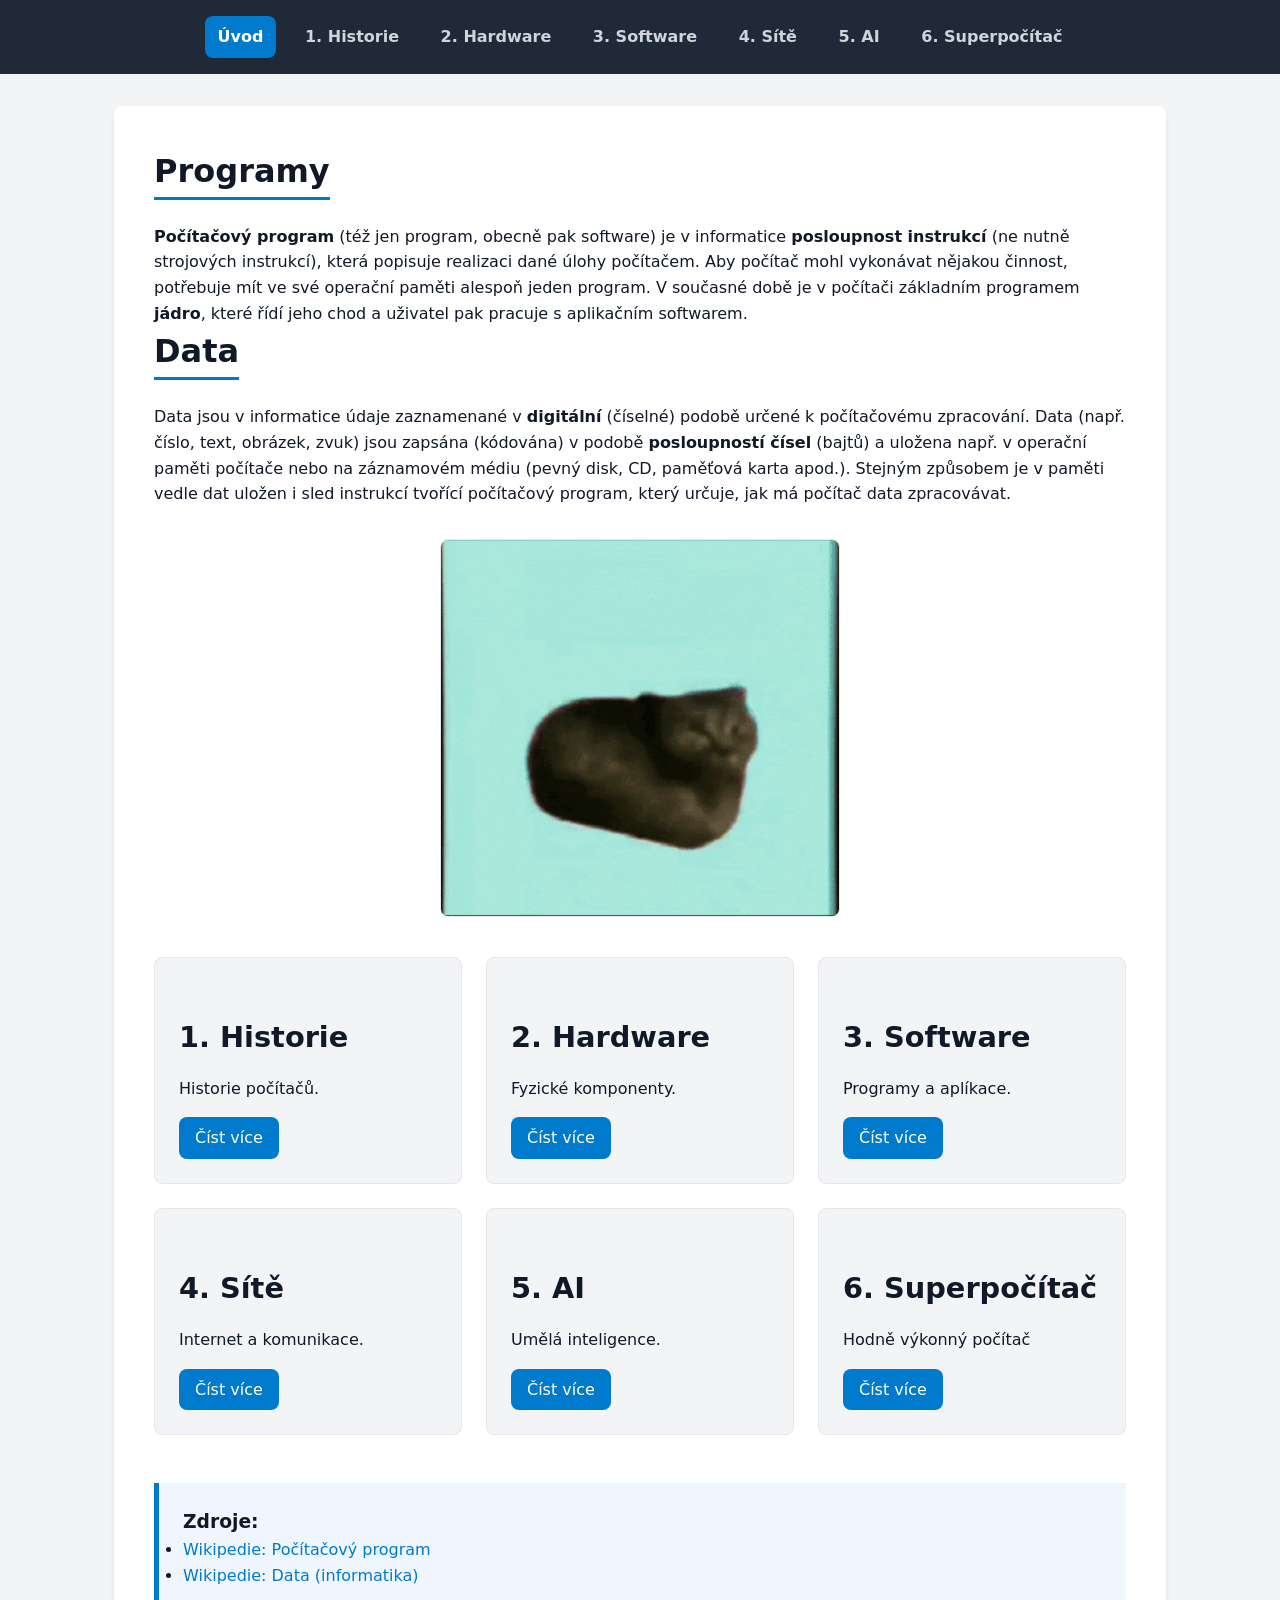
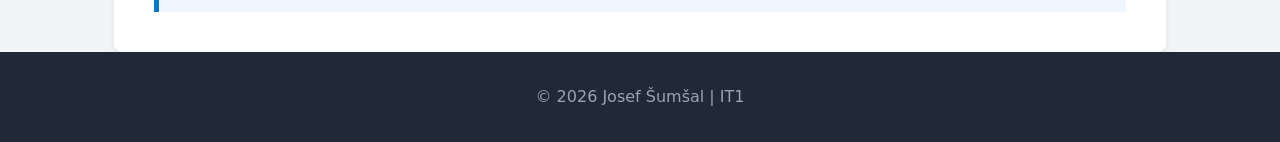
<file: index.html>
<!DOCTYPE html>
<html lang="cs">

<head>
    <meta charset="UTF-8">
    <meta name="viewport" content="width=device-width, initial-scale=1.0">
    <title>Úvod</title>
    <link rel="stylesheet" href="css/style.css">
</head>

<body>

    <header>
        <div class="container">
            <nav>
                <div class="hamburger" onclick="toggleMenu()">&#9776; Menu</div>
                <ul id="nav-menu">
                    <li><a href="index.html" class="active">Úvod</a></li>
                    <li><a href="historie.html">1. Historie</a></li>
                    <li><a href="hardware.html">2. Hardware</a></li>
                    <li><a href="software.html">3. Software</a></li>
                    <li><a href="site.html">4. Sítě</a></li>
                    <li><a href="ai.html">5. AI</a></li>
                    <li><a href="super.html">6. Superpočítač</a></li>
                </ul>
            </nav>
        </div>
    </header>

    <main class="container">
        <article>
            <h1>Programy</h1>
            <p><strong>Počítačový program</strong> (též jen program, obecně pak software) je v informatice
                <strong>posloupnost instrukcí</strong> (ne nutně strojových instrukcí), která popisuje realizaci dané
                úlohy počítačem. Aby počítač mohl vykonávat nějakou činnost, potřebuje mít ve své operační paměti
                alespoň jeden program. V současné době je v počítači základním programem <strong>jádro</strong>, které
                řídí jeho chod a uživatel pak pracuje s aplikačním softwarem.</p>

            <h1>Data</h1>
            <p>Data jsou v informatice údaje zaznamenané v <strong>digitální</strong> (číselné) podobě určené k
                počítačovému zpracování. Data (např. číslo, text, obrázek, zvuk) jsou zapsána (kódována) v podobě
                <strong>posloupností čísel</strong> (bajtů) a uložena např. v operační paměti počítače nebo na
                záznamovém médiu (pevný disk, CD, paměťová karta apod.). Stejným způsobem je v paměti vedle dat uložen i
                sled instrukcí tvořící počítačový program, který určuje, jak má počítač data zpracovávat.</p>
                        
                <figure>
                    <img src="gif/uiia-cat-uiia.gif" alt="kockaaa" width="600" height="400" class="spin">
                </figure>

                <section class="grid-menu">
                <div class="card">
                    <h2>1. Historie</h2>
                    <p>Historie počítačů.</p>
                    <a href="historie.html">Číst více</a>
                </div>
                <div class="card">
                    <h2>2. Hardware</h2>
                    <p>Fyzické komponenty.</p>
                    <a href="hardware.html">Číst více</a>
                </div>
                <div class="card">
                    <h2>3. Software</h2>
                    <p>Programy a aplíkace.</p>
                    <a href="software.html">Číst více</a>
                </div>
                <div class="card">
                    <h2>4. Sítě</h2>
                    <p>Internet a komunikace.</p>
                    <a href="site.html">Číst více</a>
                </div>
                <div class="card">
                    <h2>5. AI</h2>
                    <p>Umělá inteligence.</p>
                    <a href="ai.html">Číst více</a>
                </div>
                <div class="card">
                    <h2>6. Superpočítač</h2>
                    <p>Hodně výkonný počítač</p>
                    <a href="super.html">Číst více</a>
                </div>
            </section>
            <aside class="external-links">
                <h3>Zdroje:</h3>
                <ul>
                    <li>
                        <a href="https://cs.wikipedia.org/wiki/Po%C4%8D%C3%ADta%C4%8Dov%C3%BD_program"
                            target="_blank">Wikipedie: Počítačový program</a>
                    </li>
                    <li>
                        <a href="https://cs.wikipedia.org/wiki/Data_(informatika)" target="_blank">Wikipedie: Data
                            (informatika)</a>
                    </li>
                </ul>
            </aside>
        </article>
    </main>
    <footer>
        <p>&copy; 2026 Josef Šumšal | IT1 </p>
        <a href="img/cetdzipiti"></a>
    </footer>

    <script>
        function toggleMenu() {
            var menu = document.getElementById("nav-menu");
            menu.classList.toggle("active");
        }
    </script>
</body>

</html>
</file>
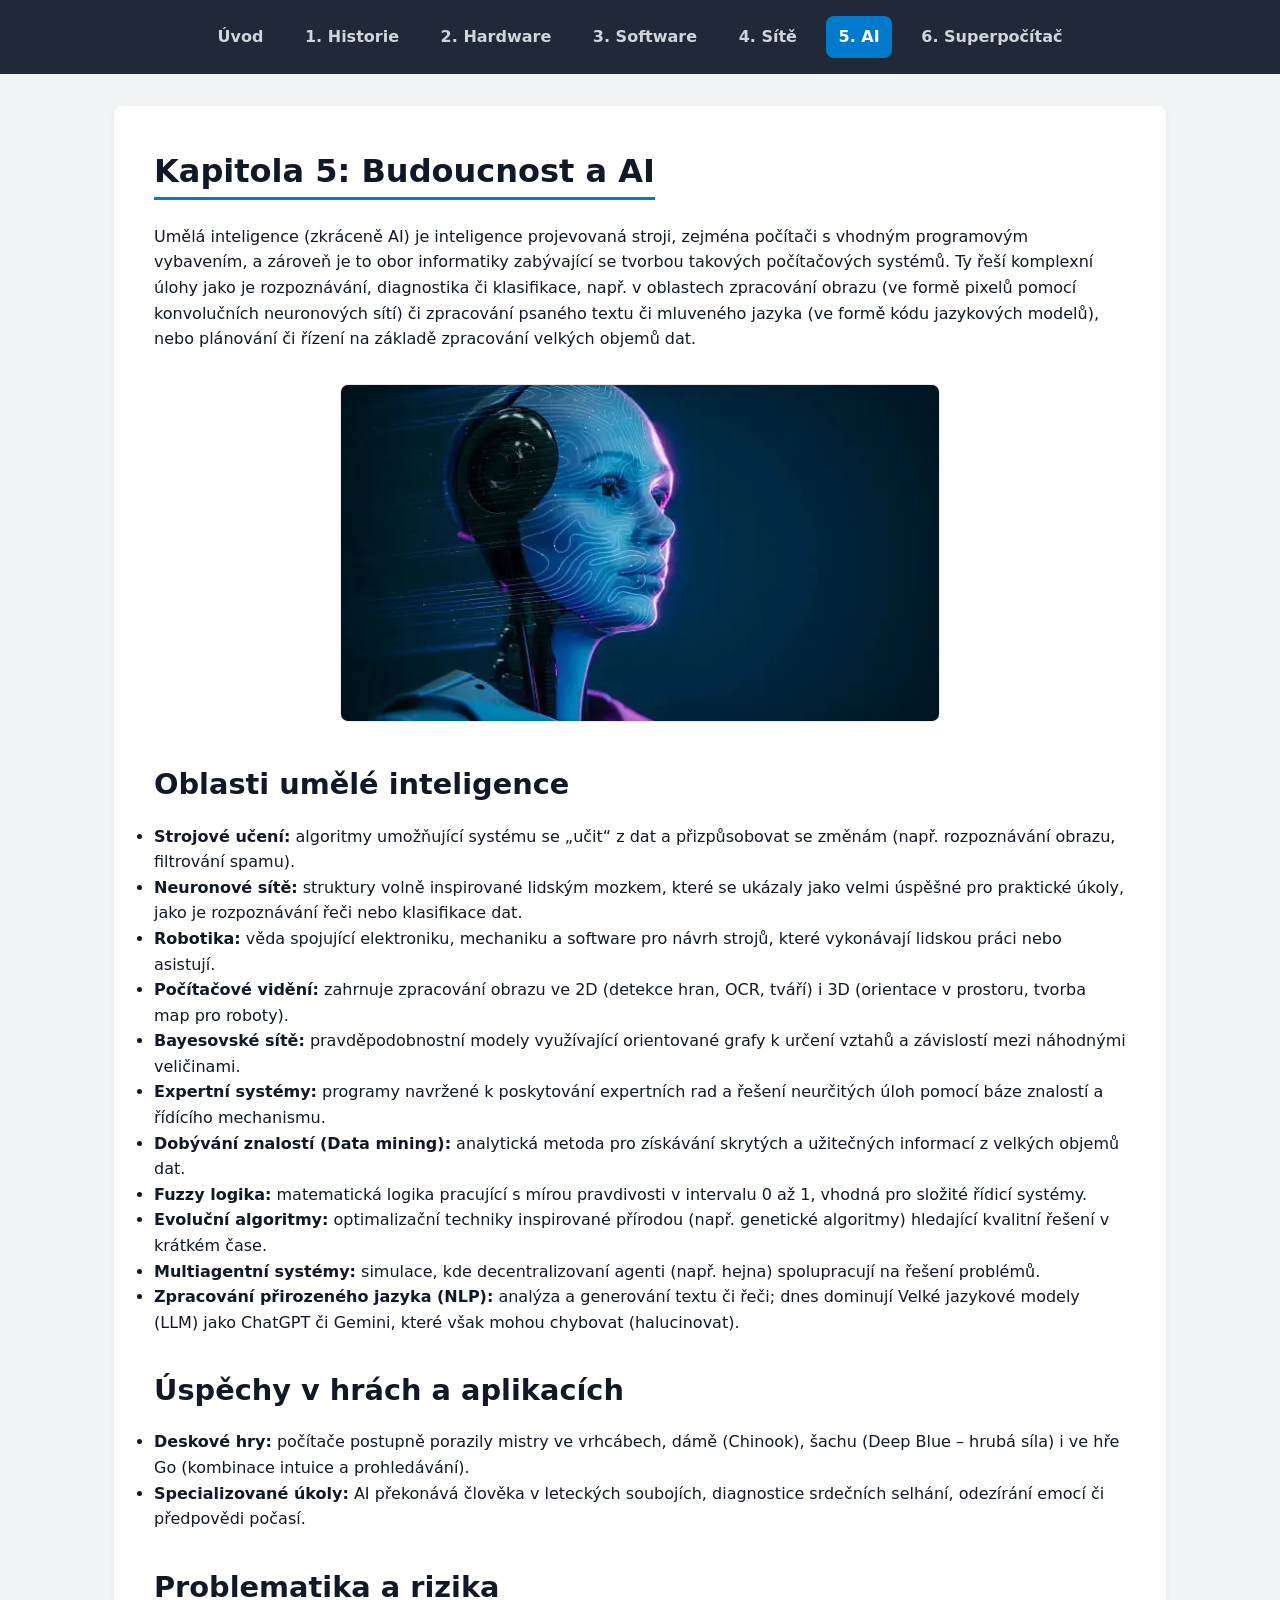
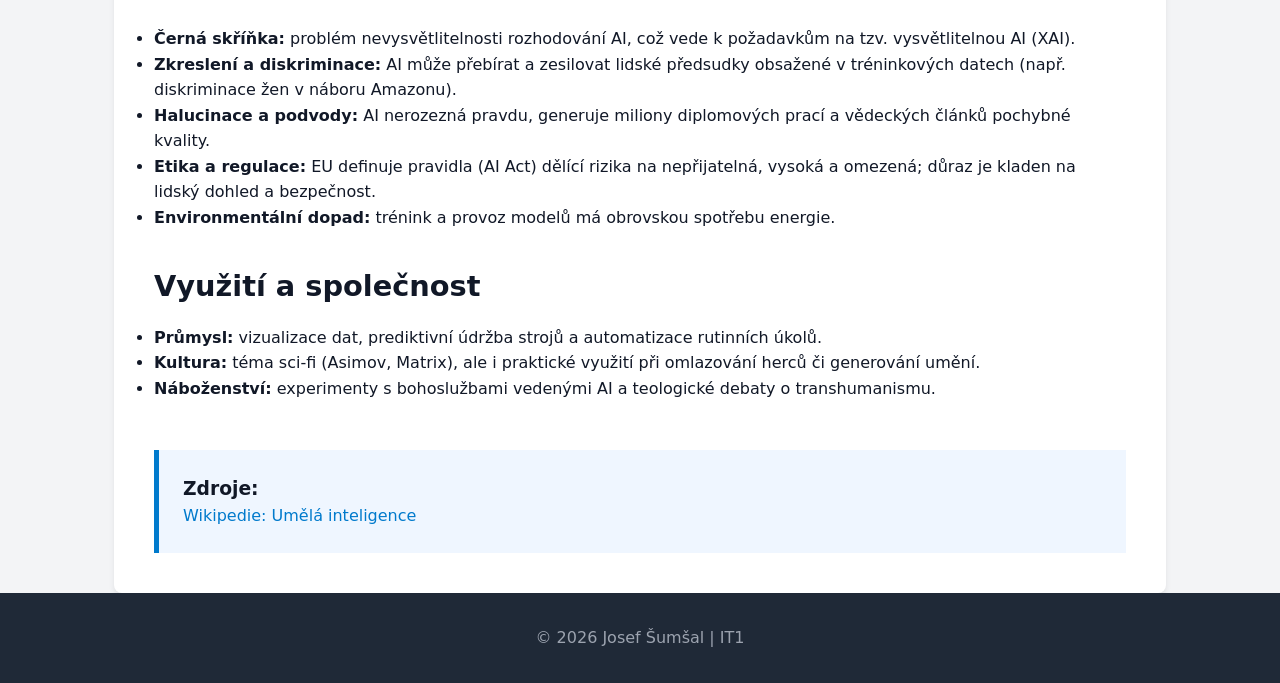
<file: ai.html>
<!DOCTYPE html>
<html lang="cs">

<head>
    <meta charset="UTF-8">
    <meta name="viewport" content="width=device-width, initial-scale=1.0">
    <title>AI</title>
    <link rel="stylesheet" href="css/style.css">
</head>

<body>

    <header>
        <div class="container">
            <nav>
                <div class="hamburger" onclick="toggleMenu()">&#9776; Menu</div>
                <ul id="nav-menu">
                    <li><a href="index.html">Úvod</a></li>
                    <li><a href="historie.html">1. Historie</a></li>
                    <li><a href="hardware.html">2. Hardware</a></li>
                    <li><a href="software.html">3. Software</a></li>
                    <li><a href="site.html">4. Sítě</a></li>
                    <li><a href="ai.html" class="active">5. AI</a></li>
                    <li><a href="super.html">6. Superpočítač</a></li>
                </ul>
            </nav>
        </div>
    </header>

    <main class="container">
        <article>
            <h1>Kapitola 5: Budoucnost a AI</h1>
            <p>Umělá inteligence (zkráceně AI) je inteligence projevovaná stroji, zejména počítači s vhodným programovým
                vybavením, a zároveň je to obor informatiky zabývající se tvorbou takových počítačových systémů. Ty řeší
                komplexní úlohy jako je rozpoznávání, diagnostika či klasifikace, např. v oblastech zpracování obrazu
                (ve formě pixelů pomocí konvolučních neuronových sítí) či zpracování psaného textu či mluveného jazyka
                (ve formě kódu jazykových modelů), nebo plánování či řízení na základě zpracování velkých objemů dat.
            </p>

            <figure>
                <img src="img/budoucnost.jpg" alt="Vizualizace umělé inteligence" width="600">
            </figure>

            <h2>Oblasti umělé inteligence</h2>
            <ul>
                <li><strong>Strojové učení:</strong> algoritmy umožňující systému se „učit“ z dat a přizpůsobovat se
                    změnám (např. rozpoznávání obrazu, filtrování spamu).</li>
                <li><strong>Neuronové sítě:</strong> struktury volně inspirované lidským mozkem, které se ukázaly jako
                    velmi úspěšné pro praktické úkoly, jako je rozpoznávání řeči nebo klasifikace dat.</li>
                <li><strong>Robotika:</strong> věda spojující elektroniku, mechaniku a software pro návrh strojů, které
                    vykonávají lidskou práci nebo asistují.</li>
                <li><strong>Počítačové vidění:</strong> zahrnuje zpracování obrazu ve 2D (detekce hran, OCR, tváří) i 3D
                    (orientace v prostoru, tvorba map pro roboty).</li>
                <li><strong>Bayesovské sítě:</strong> pravděpodobnostní modely využívající orientované grafy k určení
                    vztahů a závislostí mezi náhodnými veličinami.</li>
                <li><strong>Expertní systémy:</strong> programy navržené k poskytování expertních rad a řešení
                    neurčitých úloh pomocí báze znalostí a řídícího mechanismu.</li>
                <li><strong>Dobývání znalostí (Data mining):</strong> analytická metoda pro získávání skrytých a
                    užitečných informací z velkých objemů dat.</li>
                <li><strong>Fuzzy logika:</strong> matematická logika pracující s mírou pravdivosti v intervalu 0 až 1,
                    vhodná pro složité řídicí systémy.</li>
                <li><strong>Evoluční algoritmy:</strong> optimalizační techniky inspirované přírodou (např. genetické
                    algoritmy) hledající kvalitní řešení v krátkém čase.</li>
                <li><strong>Multiagentní systémy:</strong> simulace, kde decentralizovaní agenti (např. hejna)
                    spolupracují na řešení problémů.</li>
                <li><strong>Zpracování přirozeného jazyka (NLP):</strong> analýza a generování textu či řeči; dnes
                    dominují Velké jazykové modely (LLM) jako ChatGPT či Gemini, které však mohou chybovat
                    (halucinovat).</li>
            </ul>

            <h2>Úspěchy v hrách a aplikacích</h2>
            <ul>
                <li><strong>Deskové hry:</strong> počítače postupně porazily mistry ve vrhcábech, dámě (Chinook), šachu
                    (Deep Blue – hrubá síla) i ve hře Go (kombinace intuice a prohledávání).</li>
                <li><strong>Specializované úkoly:</strong> AI překonává člověka v leteckých soubojích, diagnostice
                    srdečních selhání, odezírání emocí či předpovědi počasí.</li>
            </ul>

            <h2>Problematika a rizika</h2>
            <ul>
                <li><strong>Černá skříňka:</strong> problém nevysvětlitelnosti rozhodování AI, což vede k požadavkům na
                    tzv. vysvětlitelnou AI (XAI).</li>
                <li><strong>Zkreslení a diskriminace:</strong> AI může přebírat a zesilovat lidské předsudky obsažené v
                    tréninkových datech (např. diskriminace žen v náboru Amazonu).</li>
                <li><strong>Halucinace a podvody:</strong> AI nerozezná pravdu, generuje miliony diplomových prací a
                    vědeckých článků pochybné kvality.</li>
                <li><strong>Etika a regulace:</strong> EU definuje pravidla (AI Act) dělící rizika na nepřijatelná,
                    vysoká a omezená; důraz je kladen na lidský dohled a bezpečnost.</li>
                <li><strong>Environmentální dopad:</strong> trénink a provoz modelů má obrovskou spotřebu energie.</li>
            </ul>

            <h2>Využití a společnost</h2>
            <ul>
                <li><strong>Průmysl:</strong> vizualizace dat, prediktivní údržba strojů a automatizace rutinních úkolů.
                </li>
                <li><strong>Kultura:</strong> téma sci-fi (Asimov, Matrix), ale i praktické využití při omlazování herců
                    či generování umění.</li>
                <li><strong>Náboženství:</strong> experimenty s bohoslužbami vedenými AI a teologické debaty o
                    transhumanismu.</li>
            </ul>

            <aside class="external-links">
                <h3>Zdroje:</h3>
                <a href="https://cs.wikipedia.org/wiki/Um%C4%9Bl%C3%A1_inteligence" target="_blank">Wikipedie: Umělá inteligence</a>
            </aside>
        </article>
    </main>

    <footer>
        <p>&copy; 2026 Josef Šumšal | IT1 </p>
    </footer>
    <script>
        function toggleMenu() {
            var menu = document.getElementById("nav-menu");
            menu.classList.toggle("active");
        }
    </script>
</body>

</html>
</file>
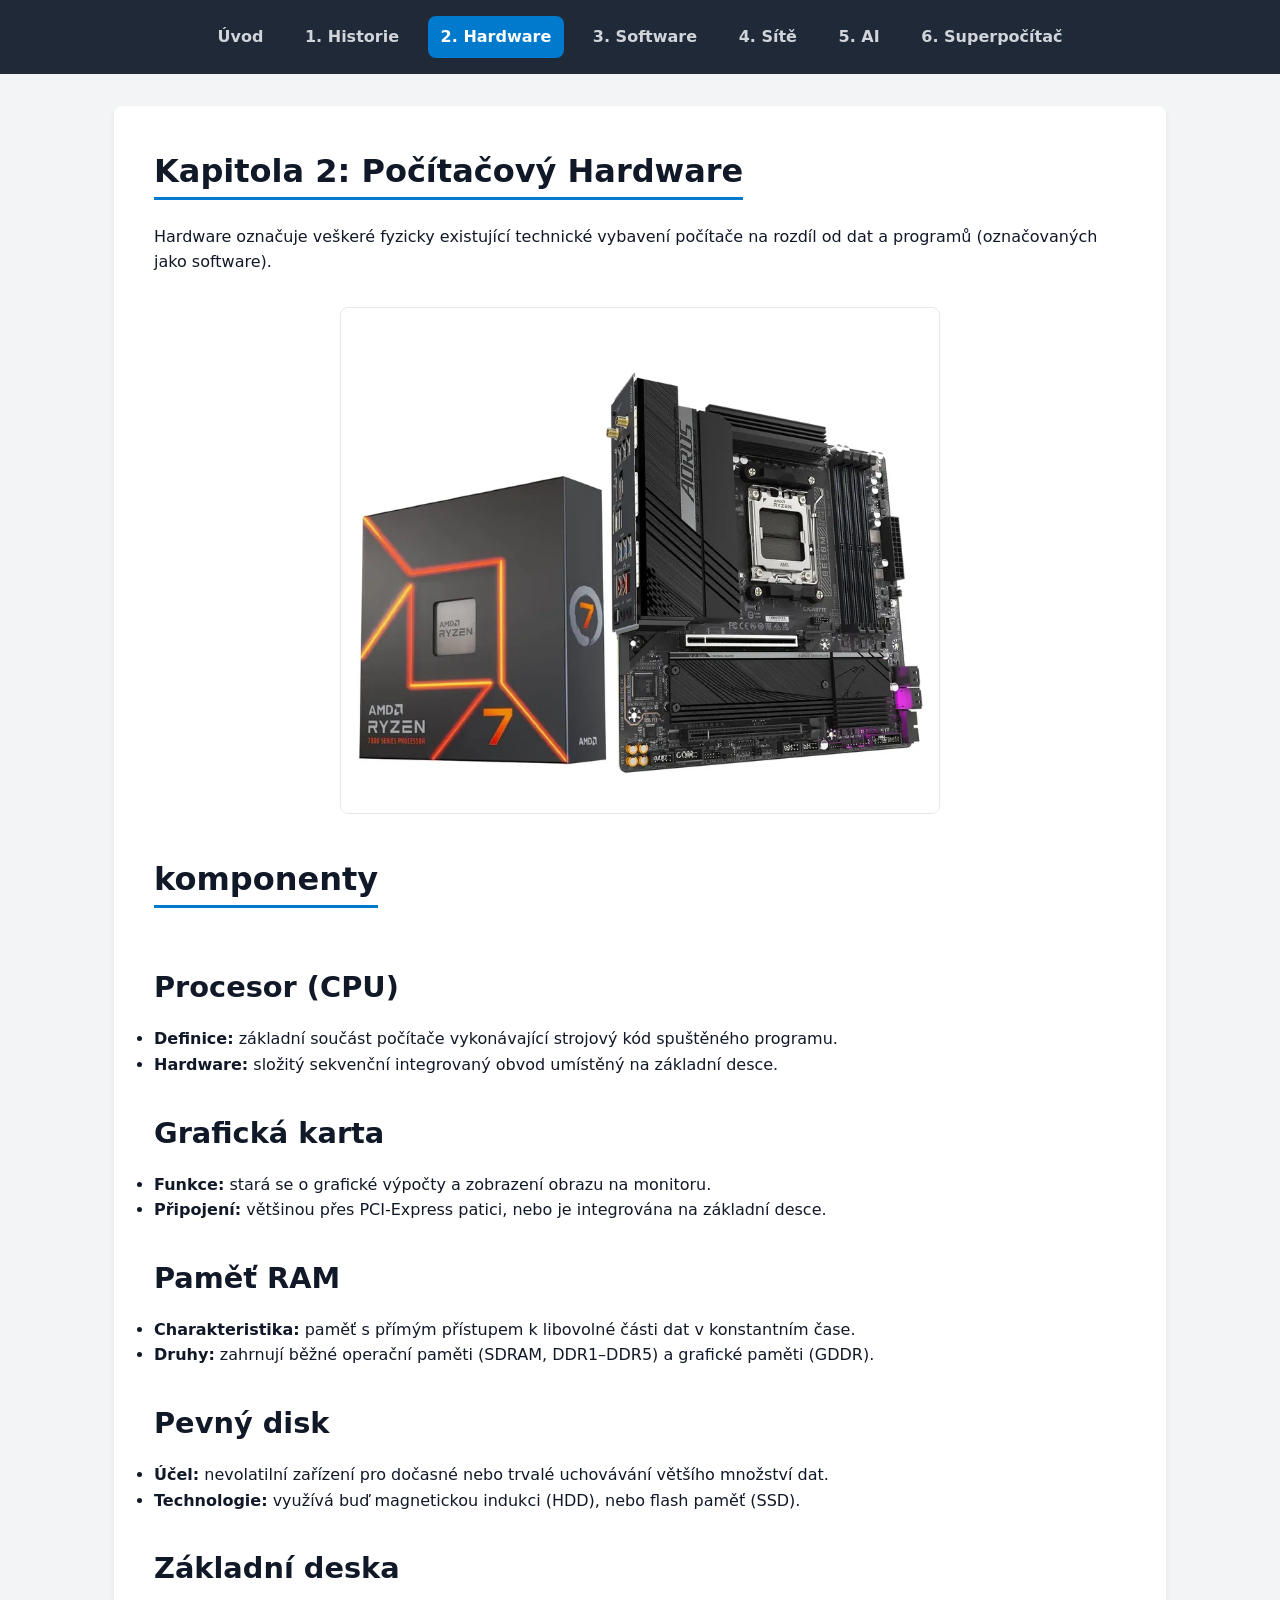
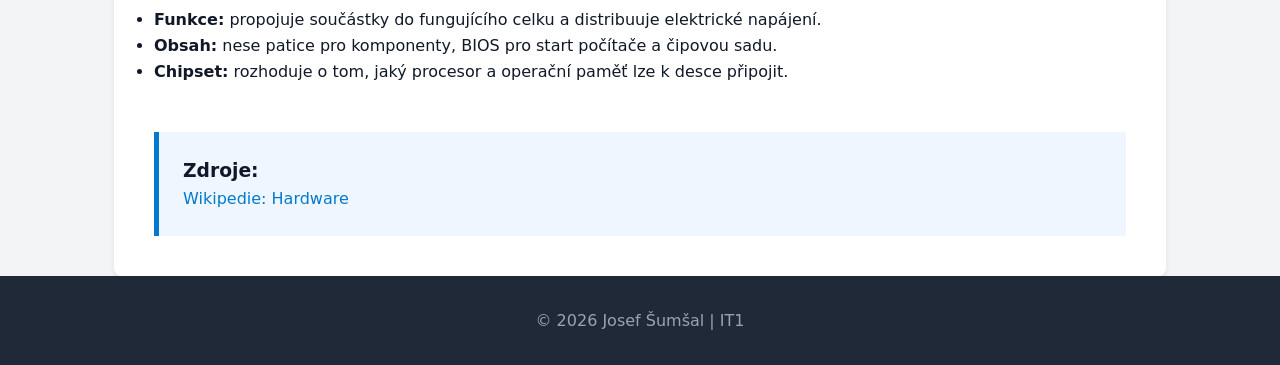
<file: hardware.html>
<!DOCTYPE html>
<html lang="cs">

<head>
    <meta charset="UTF-8">
    <meta name="viewport" content="width=device-width, initial-scale=1.0">
    <title>Hardware</title>
    <link rel="stylesheet" href="css/style.css">
</head>

<body>

    <header>
        <div class="container">
            <nav>
                <div class="hamburger" onclick="toggleMenu()">&#9776; Menu</div>
                <ul id="nav-menu">
                    <li><a href="index.html">Úvod</a></li>
                    <li><a href="historie.html">1. Historie</a></li>
                    <li><a href="hardware.html" class="active">2. Hardware</a></li>
                    <li><a href="software.html">3. Software</a></li>
                    <li><a href="site.html">4. Sítě</a></li>
                    <li><a href="ai.html">5. AI</a></li>
                    <li><a href="super.html">6. Superpočítač</a></li>
                </ul>
            </nav>
        </div>
    </header>

    <main class="container">
        <article>
            <h1>Kapitola 2: Počítačový Hardware</h1>
            <p>Hardware označuje veškeré fyzicky existující technické vybavení počítače na rozdíl od dat a programů
                (označovaných jako software).</p>

            <figure>
                <img src="img/hardware.jpg" alt="Základní deska a procesor" width="600">
            </figure>

            <h1>komponenty</h1>

            <h2>Procesor (CPU)</h2>
            <ul>
                <li><strong>Definice:</strong> základní součást počítače vykonávající strojový kód spuštěného programu.
                </li>
                <li><strong>Hardware:</strong> složitý sekvenční integrovaný obvod umístěný na základní desce.</li>
            </ul>

            <h2>Grafická karta</h2>
            <ul>
                <li><strong>Funkce:</strong> stará se o grafické výpočty a zobrazení obrazu na monitoru.</li>
                <li><strong>Připojení:</strong> většinou přes PCI-Express patici, nebo je integrována na základní desce.
                </li>
            </ul>

            <h2>Paměť RAM</h2>
            <ul>
                <li><strong>Charakteristika:</strong> paměť s přímým přístupem k libovolné části dat v konstantním čase.
                </li>
                <li><strong>Druhy:</strong> zahrnují běžné operační paměti (SDRAM, DDR1–DDR5) a grafické paměti (GDDR).
                </li>
            </ul>

            <h2>Pevný disk</h2>
            <ul>
                <li><strong>Účel:</strong> nevolatilní zařízení pro dočasné nebo trvalé uchovávání většího množství dat.
                </li>
                <li><strong>Technologie:</strong> využívá buď magnetickou indukci (HDD), nebo flash paměť (SSD).</li>
            </ul>

            <h2>Základní deska</h2>
            <ul>
                <li><strong>Funkce:</strong> propojuje součástky do fungujícího celku a distribuuje elektrické napájení.
                </li>
                <li><strong>Obsah:</strong> nese patice pro komponenty, BIOS pro start počítače a čipovou sadu.</li>
                <li><strong>Chipset:</strong> rozhoduje o tom, jaký procesor a operační paměť lze k desce připojit.</li>
            </ul>

            <aside class="external-links">
                <h3>Zdroje:</h3>
                <a href="https://cs.wikipedia.org/wiki/Hardware" target="_blank">Wikipedie: Hardware</a>
            </aside>
        </article>
    </main>

    <footer>
        <p>&copy; 2026 Josef Šumšal | IT1 </p>
    </footer>
    <script>
        function toggleMenu() {
            var menu = document.getElementById("nav-menu");
            menu.classList.toggle("active");
        }
    </script>
</body>

</html>
</file>
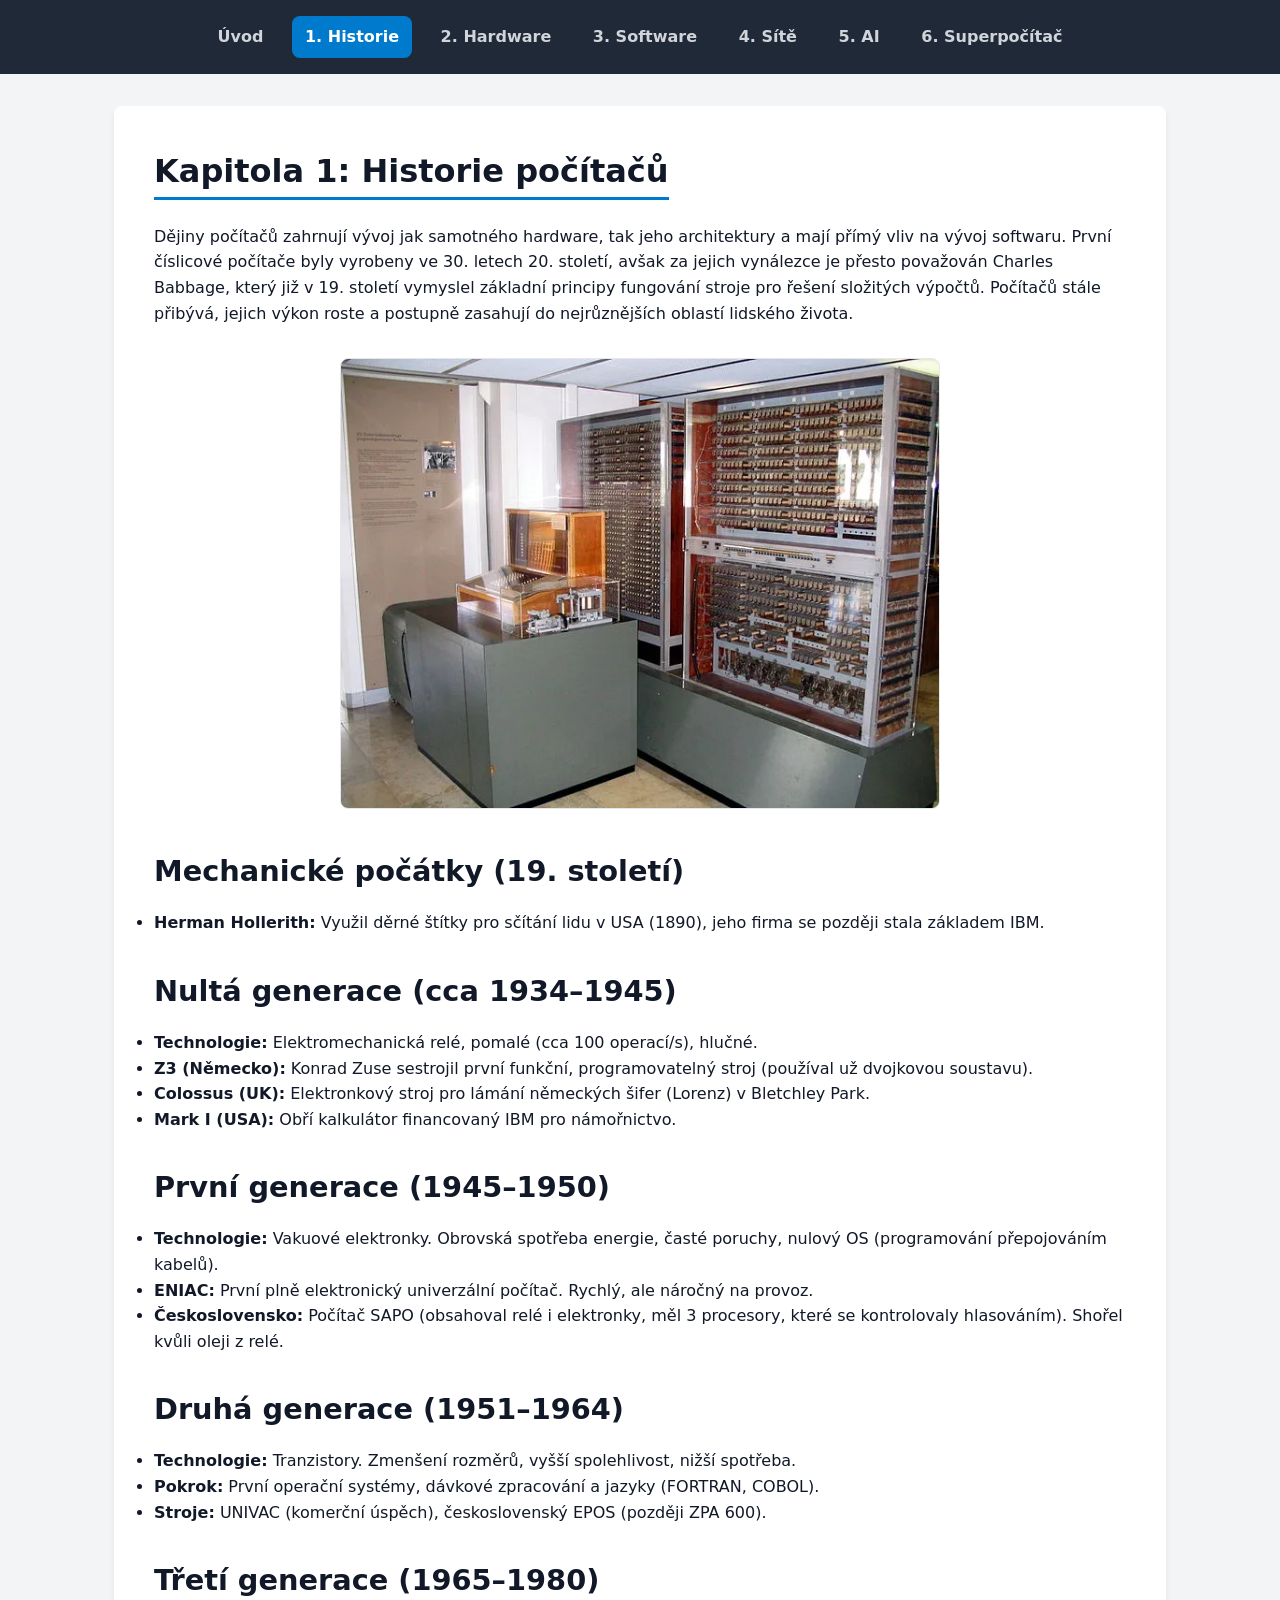
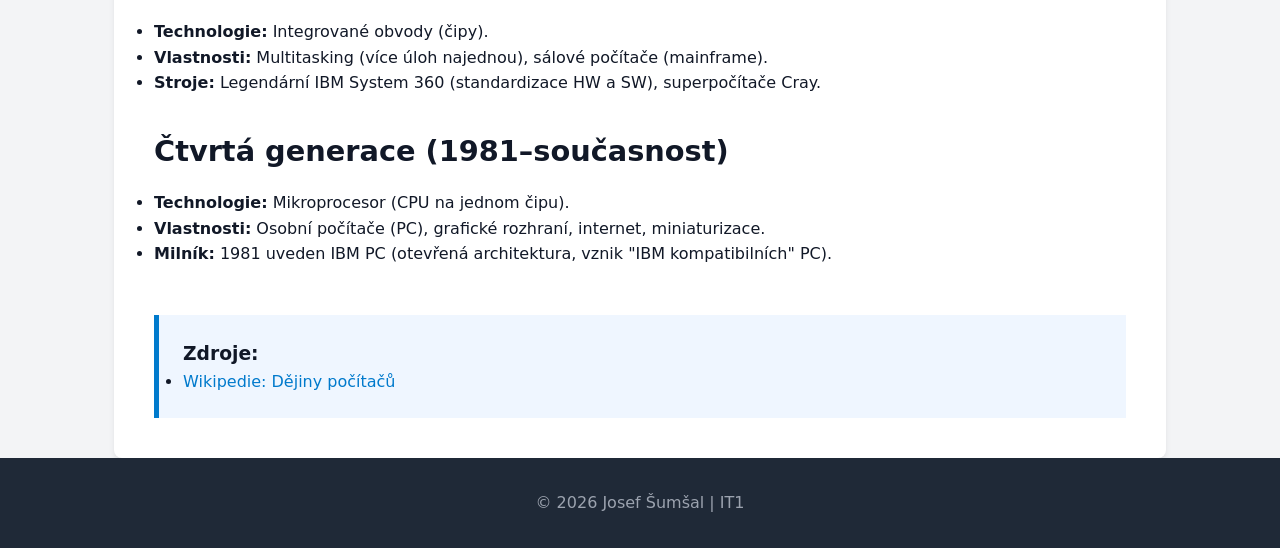
<file: historie.html>
<!DOCTYPE html>
<html lang="cs">

<head>
    <meta charset="UTF-8">
    <meta name="viewport" content="width=device-width, initial-scale=1.0">
    <title>Historie</title>
    <link rel="stylesheet" href="css/style.css">
</head>

<body>

    <header>
        <div class="container">
            <nav>
                <div class="hamburger" onclick="toggleMenu()">&#9776; Menu</div>
                <ul id="nav-menu">
                    <li><a href="index.html">Úvod</a></li>
                    <li><a href="historie.html" class="active">1. Historie</a></li>
                    <li><a href="hardware.html">2. Hardware</a></li>
                    <li><a href="software.html">3. Software</a></li>
                    <li><a href="site.html">4. Sítě</a></li>
                    <li><a href="ai.html">5. AI</a></li>
                    <li><a href="super.html">6. Superpočítač</a></li>
                </ul>
            </nav>
        </div>
    </header>

    <main class="container">
        <article>
            <h1>Kapitola 1: Historie počítačů</h1>
            <p>Dějiny počítačů zahrnují vývoj jak samotného hardware, tak jeho architektury a mají přímý vliv na
                vývoj softwaru. První číslicové počítače byly vyrobeny ve 30. letech 20. století, avšak za jejich
                vynálezce je přesto považován Charles Babbage, který již v 19. století vymyslel základní principy
                fungování stroje pro řešení složitých výpočtů. Počítačů stále přibývá, jejich výkon roste a postupně
                zasahují do nejrůznějších oblastí lidského života.</p>

            <figure>
                <img src="img/ilustrace.jpg" alt="Starý počítač" width="600" height="400">
            </figure>


            <h2>Mechanické počátky (19. století)</h2>
            <ul>
                <li><strong>Herman Hollerith:</strong> Využil děrné štítky pro sčítání lidu v USA (1890), jeho firma
                    se později stala základem IBM.</li>
            </ul>

            <h2>Nultá generace (cca 1934–1945)</h2>
            <ul>
                <li><strong>Technologie:</strong> Elektromechanická relé, pomalé (cca 100 operací/s), hlučné.</li>
                <li><strong>Z3 (Německo):</strong> Konrad Zuse sestrojil první funkční, programovatelný stroj
                    (používal už dvojkovou soustavu).</li>
                <li><strong>Colossus (UK):</strong> Elektronkový stroj pro lámání německých šifer (Lorenz) v
                    Bletchley Park.</li>
                <li><strong>Mark I (USA):</strong> Obří kalkulátor financovaný IBM pro námořnictvo.</li>
            </ul>

            <h2>První generace (1945–1950)</h2>
            <ul>
                <li><strong>Technologie:</strong> Vakuové elektronky. Obrovská spotřeba energie, časté poruchy,
                    nulový OS (programování přepojováním kabelů).</li>
                <li><strong>ENIAC:</strong> První plně elektronický univerzální počítač. Rychlý, ale náročný na
                    provoz.</li>
                <li><strong>Československo:</strong> Počítač SAPO (obsahoval relé i elektronky, měl 3 procesory,
                    které se kontrolovaly hlasováním). Shořel kvůli oleji z relé.</li>
            </ul>

            <h2>Druhá generace (1951–1964)</h2>
            <ul>
                <li><strong>Technologie:</strong> Tranzistory. Zmenšení rozměrů, vyšší spolehlivost, nižší spotřeba.
                </li>
                <li><strong>Pokrok:</strong> První operační systémy, dávkové zpracování a jazyky (FORTRAN, COBOL).
                </li>
                <li><strong>Stroje:</strong> UNIVAC (komerční úspěch), československý EPOS (později ZPA 600).</li>
            </ul>

            <h2>Třetí generace (1965–1980)</h2>
            <ul>
                <li><strong>Technologie:</strong> Integrované obvody (čipy).</li>
                <li><strong>Vlastnosti:</strong> Multitasking (více úloh najednou), sálové počítače (mainframe).
                </li>
                <li><strong>Stroje:</strong> Legendární IBM System 360 (standardizace HW a SW), superpočítače Cray.
                </li>
            </ul>

            <h2>Čtvrtá generace (1981–současnost)</h2>
            <ul>
                <li><strong>Technologie:</strong> Mikroprocesor (CPU na jednom čipu).</li>
                <li><strong>Vlastnosti:</strong> Osobní počítače (PC), grafické rozhraní, internet, miniaturizace.
                </li>
                <li><strong>Milník:</strong> 1981 uveden IBM PC (otevřená architektura, vznik "IBM kompatibilních"
                    PC).</li>
            </ul>



            <aside class="external-links">
                <h3>Zdroje:</h3>
                <ul>
                    <li>
                        <a href="https://cs.wikipedia.org/wiki/D%C4%9Bjiny_po%C4%8D%C3%ADta%C4%8D%C5%AF"
                            target="_blank">Wikipedie: Dějiny počítačů</a>
                    </li>
                </ul>
            </aside>

        </article>
    </main>
    <footer>
        <p>&copy; 2026 Josef Šumšal | IT1 </p>
    </footer>
    <script>
        function toggleMenu() {
            var menu = document.getElementById("nav-menu");
            menu.classList.toggle("active");
        }
    </script>
</body>

</html>
</file>
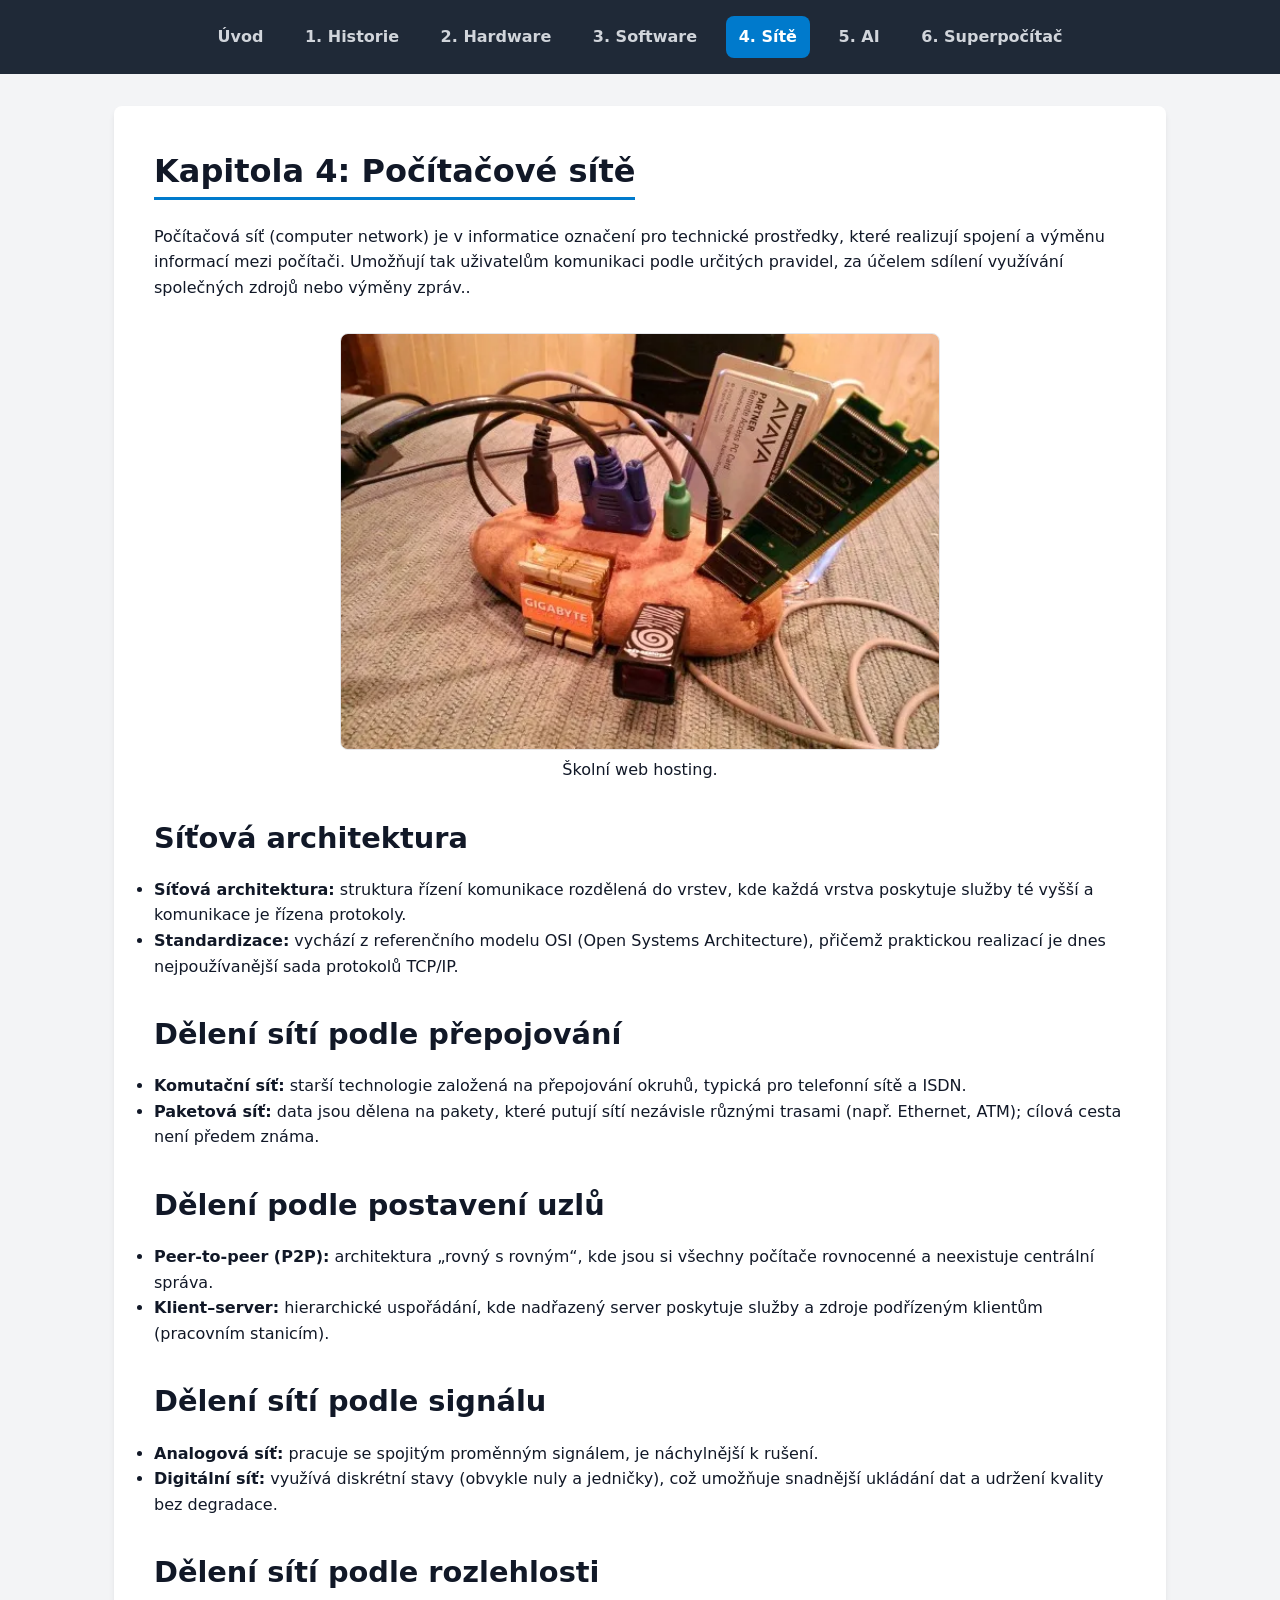
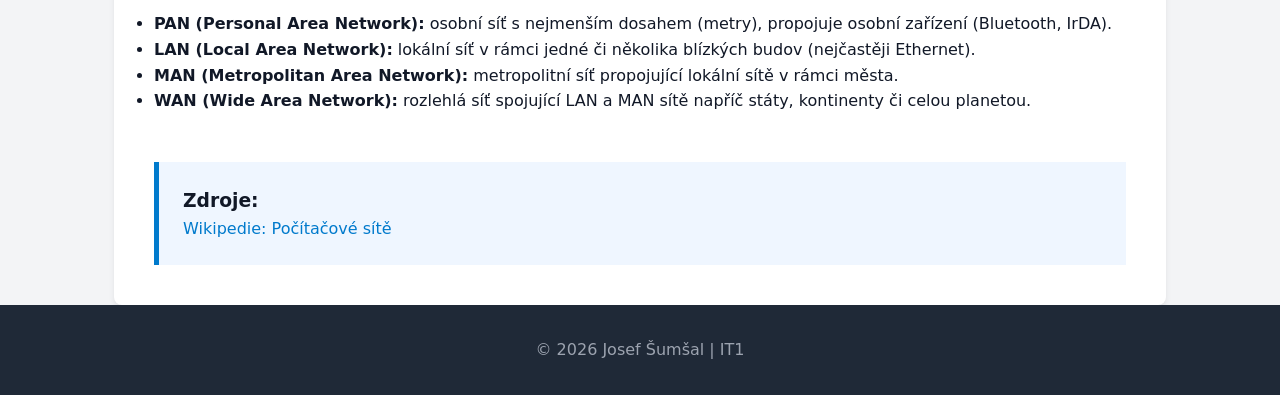
<file: site.html>
<!DOCTYPE html>
<html lang="cs">

<head>
    <meta charset="UTF-8">
    <meta name="viewport" content="width=device-width, initial-scale=1.0">
    <title>Sítě</title>
    <link rel="stylesheet" href="css/style.css">
</head>

<body>

    <header>
        <div class="container">
            <nav>
                <div class="hamburger" onclick="toggleMenu()">&#9776; Menu</div>
                <ul id="nav-menu">
                    <li><a href="index.html">Úvod</a></li>
                    <li><a href="historie.html">1. Historie</a></li>
                    <li><a href="hardware.html">2. Hardware</a></li>
                    <li><a href="software.html">3. Software</a></li>
                    <li><a href="site.html" class="active">4. Sítě</a></li>
                    <li><a href="ai.html">5. AI</a></li>
                    <li><a href="super.html">6. Superpočítač</a></li>
                </ul>
            </nav>
        </div>
    </header>

    <main class="container">
        <article>
            <h1>Kapitola 4: Počítačové sítě</h1>
            <p>Počítačová síť (computer network) je v informatice označení pro technické prostředky, které realizují
                spojení a výměnu informací mezi počítači. Umožňují tak uživatelům komunikaci podle určitých pravidel, za
                účelem sdílení využívání společných zdrojů nebo výměny zpráv..</p>

            <figure>
                <img src="img/site.jpg" alt="Serverovna a kabely" width="600">
                <figcaption>Školní web hosting.</figcaption>
            </figure>

            <h2>Síťová architektura</h2>
            <ul>
                <li><strong>Síťová architektura:</strong> struktura řízení komunikace rozdělená do vrstev, kde každá
                    vrstva poskytuje služby té vyšší a komunikace je řízena protokoly.</li>
                <li><strong>Standardizace:</strong> vychází z referenčního modelu OSI (Open Systems Architecture),
                    přičemž praktickou realizací je dnes nejpoužívanější sada protokolů TCP/IP.</li>
            </ul>

            <h2>Dělení sítí podle přepojování</h2>
            <ul>
                <li><strong>Komutační síť:</strong> starší technologie založená na přepojování okruhů, typická pro
                    telefonní sítě a ISDN.</li>
                <li><strong>Paketová síť:</strong> data jsou dělena na pakety, které putují sítí nezávisle různými
                    trasami (např. Ethernet, ATM); cílová cesta není předem známa.</li>
            </ul>

            <h2>Dělení podle postavení uzlů</h2>

            <ul>
                <li><strong>Peer-to-peer (P2P):</strong> architektura „rovný s rovným“, kde jsou si všechny počítače
                    rovnocenné a neexistuje centrální správa.</li>
                <li><strong>Klient–server:</strong> hierarchické uspořádání, kde nadřazený server poskytuje služby a
                    zdroje podřízeným klientům (pracovním stanicím).</li>
            </ul>

            <h2>Dělení sítí podle signálu</h2>
            <ul>
                <li><strong>Analogová síť:</strong> pracuje se spojitým proměnným signálem, je náchylnější k rušení.
                </li>
                <li><strong>Digitální síť:</strong> využívá diskrétní stavy (obvykle nuly a jedničky), což umožňuje
                    snadnější ukládání dat a udržení kvality bez degradace.</li>
            </ul>

            <h2>Dělení sítí podle rozlehlosti</h2>
            <ul>
                <li><strong>PAN (Personal Area Network):</strong> osobní síť s nejmenším dosahem (metry), propojuje
                    osobní zařízení (Bluetooth, IrDA).</li>
                <li><strong>LAN (Local Area Network):</strong> lokální síť v rámci jedné či několika blízkých budov
                    (nejčastěji Ethernet).</li>
                <li><strong>MAN (Metropolitan Area Network):</strong> metropolitní síť propojující lokální sítě v rámci
                    města.</li>
                <li><strong>WAN (Wide Area Network):</strong> rozlehlá síť spojující LAN a MAN sítě napříč státy,
                    kontinenty či celou planetou.</li>
            </ul>

            <aside class="external-links">
                <h3>Zdroje:</h3>
                <a href="https://cs.wikipedia.org/wiki/Po%C4%8D%C3%ADta%C4%8Dov%C3%A1_s%C3%AD%C5%A5"
                    target="_blank">Wikipedie: Počítačové sítě</a>
            </aside>
        </article>
    </main>

    <footer>
        <p>&copy; 2026 Josef Šumšal | IT1 </p>
    </footer>
    <script>
        function toggleMenu() {
            var menu = document.getElementById("nav-menu");
            menu.classList.toggle("active");
        }
    </script>
</body>

</html>
</file>
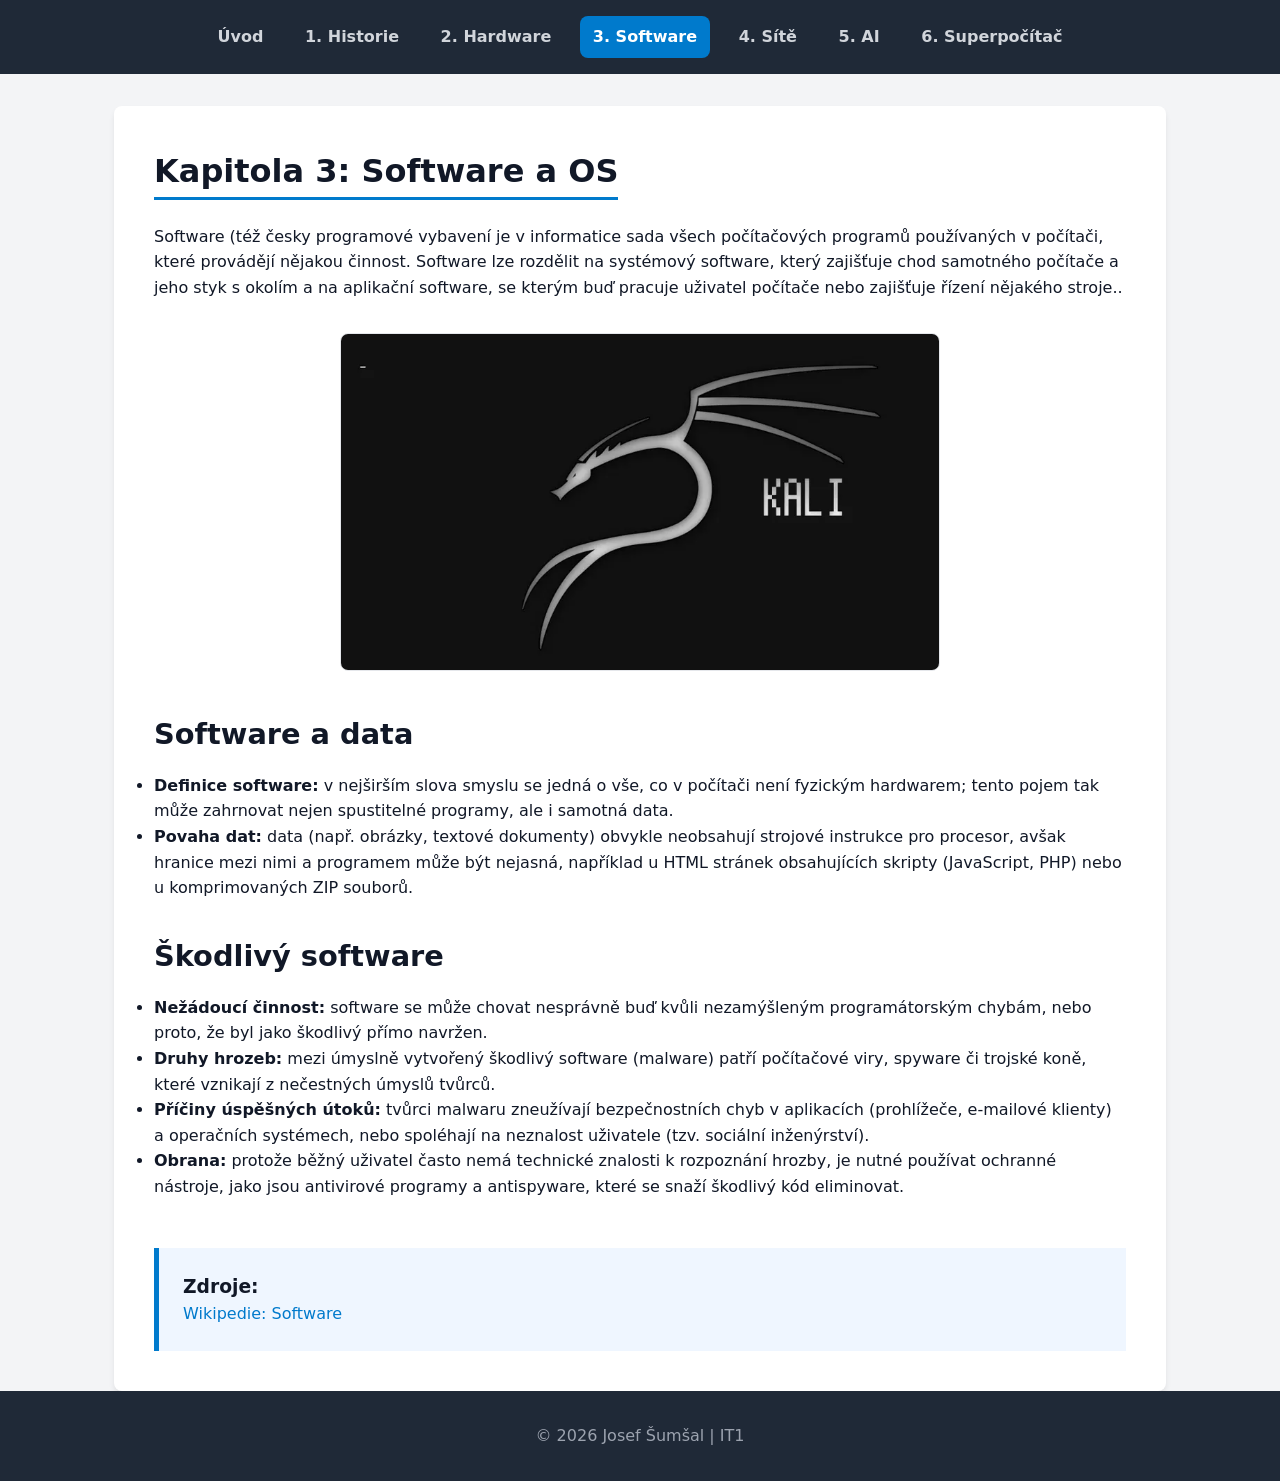
<file: software.html>
<!DOCTYPE html>
<html lang="cs">

<head>
    <meta charset="UTF-8">
    <meta name="viewport" content="width=device-width, initial-scale=1.0">
    <title>Software</title>
    <link rel="stylesheet" href="css/style.css">
</head>

<body>

    <header>
        <div class="container">
            <nav>
                <div class="hamburger" onclick="toggleMenu()">&#9776; Menu</div>
                <ul id="nav-menu">
                    <li><a href="index.html">Úvod</a></li>
                    <li><a href="historie.html">1. Historie</a></li>
                    <li><a href="hardware.html">2. Hardware</a></li>
                    <li><a href="software.html" class="active">3. Software</a></li>
                    <li><a href="site.html">4. Sítě</a></li>
                    <li><a href="ai.html">5. AI</a></li>
                    <li><a href="super.html">6. Superpočítač</a></li>
                </ul>
            </nav>
        </div>
    </header>

    <main class="container">
        <article>
            <h1>Kapitola 3: Software a OS</h1>
            <p>Software (též česky programové vybavení je v informatice sada všech počítačových programů používaných v
                počítači, které provádějí nějakou činnost. Software lze rozdělit na systémový software, který zajišťuje
                chod samotného počítače a jeho styk s okolím a na aplikační software, se kterým buď pracuje uživatel
                počítače nebo zajišťuje řízení nějakého stroje..</p>

            <figure>
                <img src="img/software.jpg" alt="kali" width="600">
            </figure>

            <h2>Software a data</h2>
            <ul>
                <li><strong>Definice software:</strong> v nejširším slova smyslu se jedná o vše, co v počítači není
                    fyzickým
                    hardwarem; tento pojem tak může zahrnovat nejen spustitelné programy, ale i samotná data.</li>
                <li><strong>Povaha dat:</strong> data (např. obrázky, textové dokumenty) obvykle neobsahují strojové
                    instrukce pro procesor, avšak hranice mezi nimi a programem může být nejasná, například u HTML
                    stránek
                    obsahujících skripty (JavaScript, PHP) nebo u komprimovaných ZIP souborů.</li>
            </ul>

            <h2>Škodlivý software</h2>
            <ul>
                <li><strong>Nežádoucí činnost:</strong> software se může chovat nesprávně buď kvůli nezamýšleným
                    programátorským chybám, nebo proto, že byl jako škodlivý přímo navržen.</li>
                <li><strong>Druhy hrozeb:</strong> mezi úmyslně vytvořený škodlivý software (malware) patří počítačové
                    viry,
                    spyware či trojské koně, které vznikají z nečestných úmyslů tvůrců.</li>
                <li><strong>Příčiny úspěšných útoků:</strong> tvůrci malwaru zneužívají bezpečnostních chyb v aplikacích
                    (prohlížeče, e-mailové klienty) a operačních systémech, nebo spoléhají na neznalost uživatele (tzv.
                    sociální inženýrství).</li>
                <li><strong>Obrana:</strong> protože běžný uživatel často nemá technické znalosti k rozpoznání hrozby,
                    je
                    nutné používat ochranné nástroje, jako jsou antivirové programy a antispyware, které se snaží
                    škodlivý
                    kód eliminovat.</li>
            </ul>

            <aside class="external-links">
                <h3>Zdroje:</h3>
                <a href="https://cs.wikipedia.org/wiki/Software" target="_blank">Wikipedie: Software</a>
            </aside>
        </article>
    </main>

    <footer>
        <p>&copy; 2026 Josef Šumšal | IT1 </p>
    </footer>
    <script>
        function toggleMenu() {
            var menu = document.getElementById("nav-menu");
            menu.classList.toggle("active");
        }
    </script>
</body>

</html>
</file>
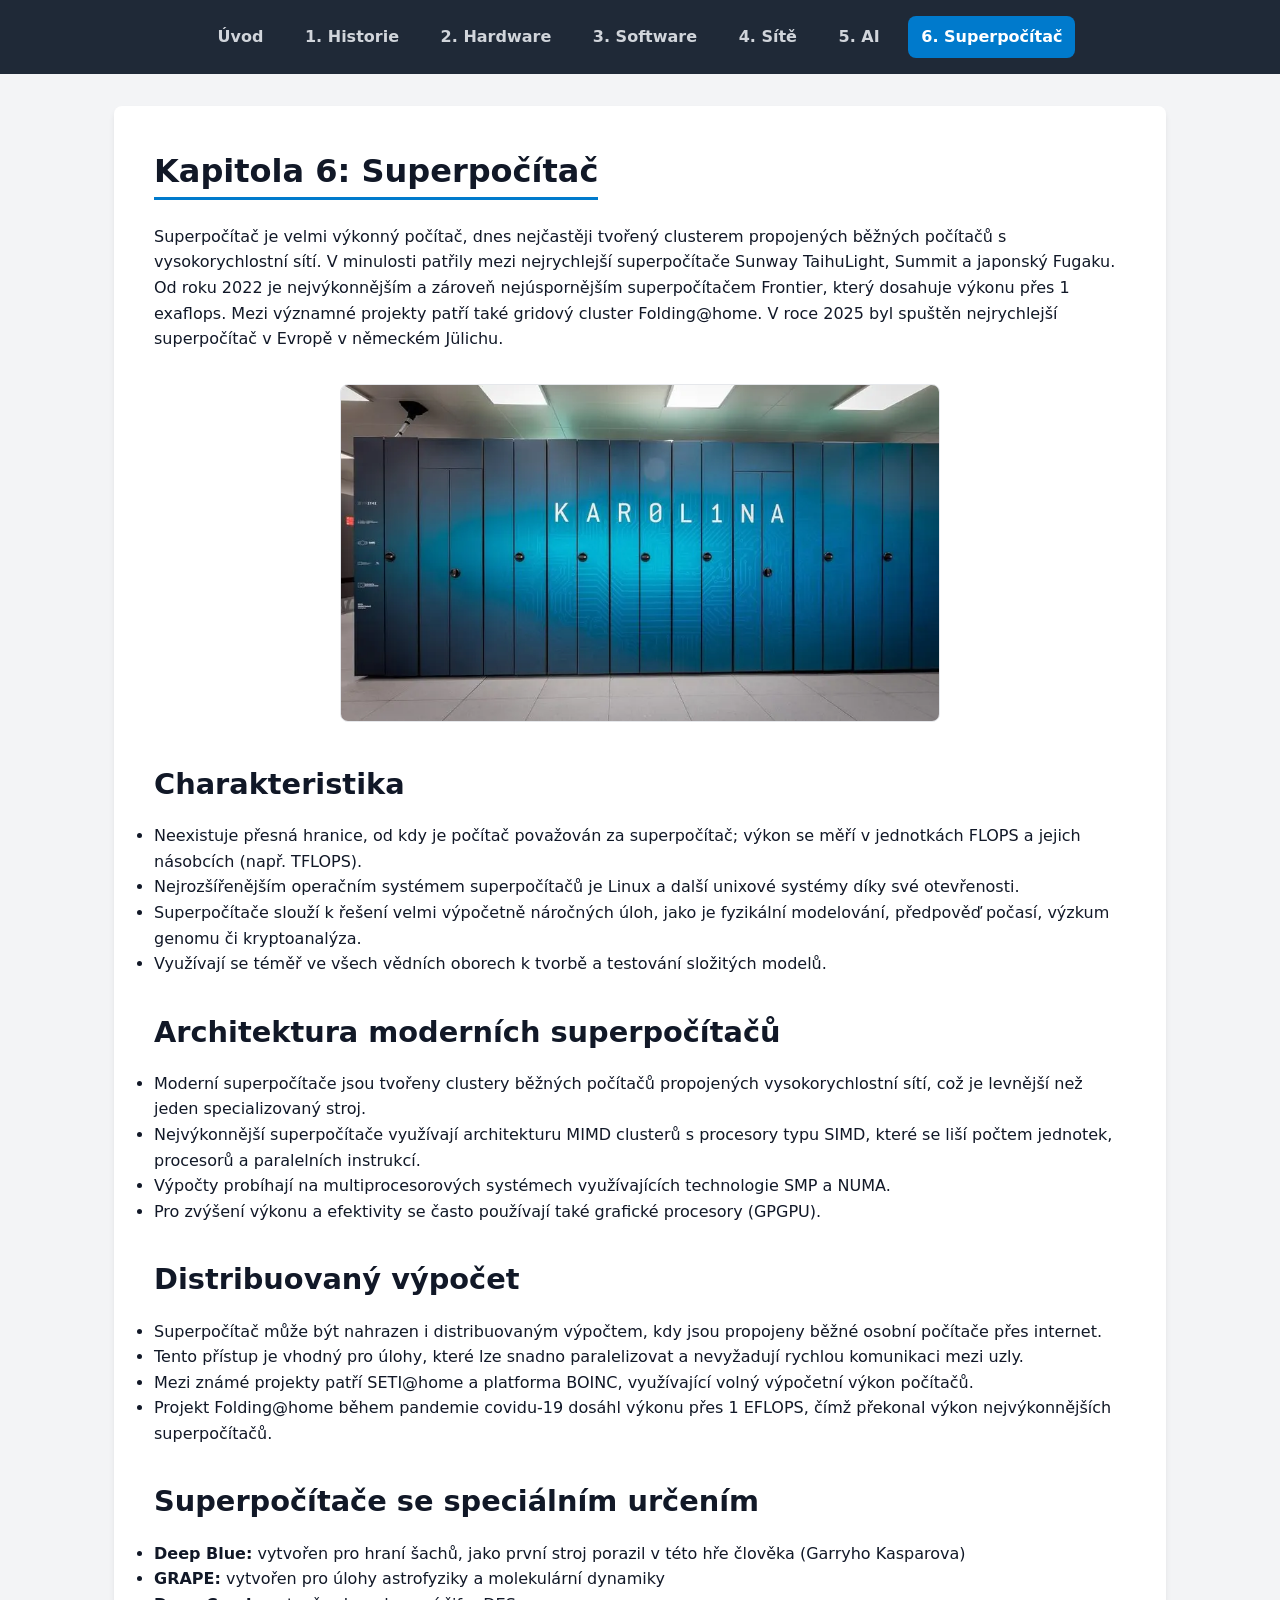
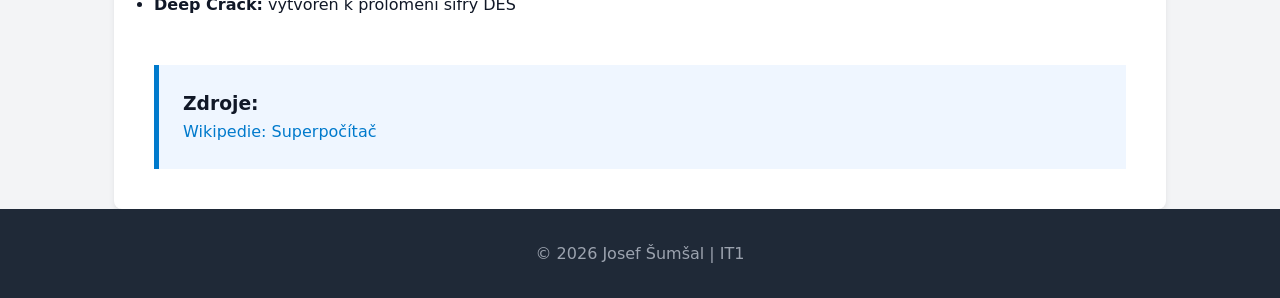
<file: super.html>
<!DOCTYPE html>
<html lang="cs">

<head>
    <meta charset="UTF-8">
    <meta name="viewport" content="width=device-width, initial-scale=1.0">
    <title>Superpočítač</title>
    <link rel="stylesheet" href="css/style.css">
</head>

<body>

    <header>
        <div class="container">
            <nav>
                <div class="hamburger" onclick="toggleMenu()">&#9776; Menu</div>
                <ul id="nav-menu">
                    <li><a href="index.html">Úvod</a></li>
                    <li><a href="historie.html">1. Historie</a></li>
                    <li><a href="hardware.html">2. Hardware</a></li>
                    <li><a href="software.html">3. Software</a></li>
                    <li><a href="site.html">4. Sítě</a></li>
                    <li><a href="ai.html">5. AI</a></li>
                    <li><a href="super.html" class="active">6. Superpočítač</a></li>
                </ul>
            </nav>
        </div>
    </header>

    <main class="container">
        <article>
            <h1>Kapitola 6: Superpočítač</h1>
            <p>Superpočítač je velmi výkonný počítač, dnes nejčastěji tvořený clusterem 
                propojených běžných počítačů s vysokorychlostní sítí. V minulosti patřily 
                mezi nejrychlejší superpočítače Sunway TaihuLight, Summit a japonský Fugaku. 
                Od roku 2022 je nejvýkonnějším a zároveň nejúspornějším superpočítačem Frontier, 
                který dosahuje výkonu přes 1 exaflops. Mezi významné projekty patří také gridový 
                cluster Folding@home. V roce 2025 byl spuštěn nejrychlejší superpočítač v Evropě 
                v německém Jülichu.
            </p>

            <figure>
                <img src="img/karolina.jpg" alt="Superpočítač" width="600">
            </figure>

            <h2>Charakteristika</h2>
            <ul>
                <li>Neexistuje přesná hranice, od kdy je počítač považován za superpočítač; výkon se měří v jednotkách FLOPS a jejich násobcích (např. TFLOPS).</li>
                <li>Nejrozšířenějším operačním systémem superpočítačů je Linux a další unixové systémy díky své otevřenosti.</li>
                <li>Superpočítače slouží k řešení velmi výpočetně náročných úloh, jako je fyzikální modelování, předpověď počasí, výzkum genomu či kryptoanalýza.</li>
                <li>Využívají se téměř ve všech vědních oborech k tvorbě a testování složitých modelů.</li>
            </ul>

            <h2>Architektura moderních superpočítačů</h2>
            <ul>
                <li>Moderní superpočítače jsou tvořeny clustery běžných počítačů propojených vysokorychlostní sítí, což je levnější než jeden specializovaný stroj.</li>
                <li>Nejvýkonnější superpočítače využívají architekturu MIMD clusterů s procesory typu SIMD, které se liší počtem jednotek, procesorů a paralelních instrukcí.</li>
                <li>Výpočty probíhají na multiprocesorových systémech využívajících technologie SMP a NUMA.</li>
                <li>Pro zvýšení výkonu a efektivity se často používají také grafické procesory (GPGPU).</li>
            </ul>

            <h2>Distribuovaný výpočet</h2>
            <ul>
                <li>Superpočítač může být nahrazen i distribuovaným výpočtem, kdy jsou propojeny běžné osobní počítače přes internet.</li>
                <li>Tento přístup je vhodný pro úlohy, které lze snadno paralelizovat a nevyžadují rychlou komunikaci mezi uzly.</li>
                <li>Mezi známé projekty patří SETI@home a platforma BOINC, využívající volný výpočetní výkon počítačů.</li>
                <li>Projekt Folding@home během pandemie covidu-19 dosáhl výkonu přes 1 EFLOPS, čímž překonal výkon nejvýkonnějších superpočítačů.</li>
            </ul>

            <h2>Superpočítače se speciálním určením</h2>
            <ul>
                <li><strong>Deep Blue:</strong> vytvořen pro hraní šachů, jako první stroj porazil v této hře člověka (Garryho Kasparova)</li>
                <li><strong>GRAPE:</strong> vytvořen pro úlohy astrofyziky a molekulární dynamiky</li>
                <li><strong>Deep Crack:</strong> vytvořen k prolomení šifry DES</li>
            </ul>

            <aside class="external-links">
                <h3>Zdroje:</h3>
                <a href="https://cs.wikipedia.org/wiki/Superpočítač"target="_blank">Wikipedie: Superpočítač</a>
            </aside>
        </article>
    </main>

    <footer>
        <p>&copy; 2026 Josef Šumšal | IT1 </p>
    </footer>
    <script>
        function toggleMenu() {
            var menu = document.getElementById("nav-menu");
            menu.classList.toggle("active");
        }
    </script>
</body>
</html>
</file>
<file: css/style.css>
:root {
    --primary: #007acc;
    --primary-dark: #005fa3;
    --bg-body: #f3f4f6;
    --bg-card: #ffffff;
    --bg-header: #1f2937;
    --text-main: #111827;
    --text-muted: #6b7280;
    --text-light: #f9fafb;
    --font-stack: system-ui, -apple-system, sans-serif;
    --radius: 8px;
    --shadow: 0 4px 6px -1px rgba(0, 0, 0, 0.1);
}


* { box-sizing: border-box; margin: 0; padding: 0; }

body {
    font-family: var(--font-stack);
    background-color: var(--bg-body);
    color: var(--text-main);
    line-height: 1.6;
    display: flex;
    flex-direction: column;
    min-height: 100vh;
}

a { color: var(--primary); text-decoration: none; transition: color 0.2s; }
a:hover { color: var(--primary-dark); text-decoration: underline; }

.container {
    width: 100%;
    max-width: 1100px;
    margin: 0 auto;
    padding: 0 1.5rem;
}


header {
    background-color: var(--bg-header);
    padding: 1rem 0;
    margin-bottom: 2rem;
}

nav {
    display: flex;
    flex-direction: column;
    align-items: left;
    width: 100%;
}

.spin {
    width: 400px;
    animation: spin 0.5s linear infinite;
}

@keyframes spin {
    from {
        transform: rotate(0deg);
    }
    to {
        transform: rotate(360deg);
    }
}


.hamburger {
    display: none;
    font-size: 1.5rem;
    font-weight: bold;
    cursor: pointer;
    color: white;
    padding: 0.5rem 1rem;
    border: 1px solid rgba(255,255,255,0.2);
    border-radius: var(--radius);
    margin-bottom: 0.5rem;
    user-select: none;
}

.hamburger:hover {
    background-color: rgba(255,255,255,0.1);
}

nav ul {
    list-style: none;
    display: flex;
    flex-wrap: wrap;
    justify-content: center;
    gap: 1rem;
    padding: 0;
    margin: 0;
    width: 100%;
}

nav a {
    color: #d1d5db;
    font-weight: 600;
    padding: 0.5rem 0.8rem;
    border-radius: var(--radius);
    display: inline-block;
    transition: all 0.2s;
}

nav a:hover, nav a.active {
    color: white;
    background-color: var(--primary);
    text-decoration: none;
}

main { flex: 1; padding-bottom: 2rem; }

article {
    background-color: var(--bg-card);
    padding: 2.5rem;
    border-radius: var(--radius);
    box-shadow: var(--shadow);
}

h1 { font-size: 2.0rem; margin-bottom: 1.5rem; border-bottom: 3px solid var(--primary); display: inline-block; }
h2 { font-size: 1.8rem; margin: 2rem 0 1rem 0; }
img { max-width: 100%; height: auto; border-radius: var(--radius); border: 1px solid #e5e7eb; }
figure { margin: 2rem 0; text-align: center; }


.grid-menu {
    display: grid;
    grid-template-columns: repeat(auto-fit, minmax(250px, 1fr));
    gap: 1.5rem;
    margin-top: 2rem;
}

.card {
    background-color: var(--bg-body);
    padding: 1.5rem;
    border-radius: var(--radius);
    border: 1px solid #e5e7eb;
    transition: transform 0.2s;
    display: flex; flex-direction: column;
}
.card:hover { transform: translateY(-5px); border-color: var(--primary); }
.card a { margin-top: 1rem; display: inline-block; padding: 0.5rem 1rem; background: var(--primary); color: white; border-radius: var(--radius); width: fit-content;}


.external-links {
    margin-top: 3rem;
    padding: 1.5rem;
    background-color: #eff6ff;
    border-left: 5px solid var(--primary);
}

footer { text-align: center; padding: 2rem; background-color: var(--bg-header); color: #9ca3af; margin-top: auto; }


@media (max-width: 600px) {
    /* Zobrazíme tlačítko */
    .hamburger {
        display: block;
    }

    /* Seznam odkazů v základu skryjeme */
    nav ul {
        display: none;
        flex-direction: column;
        align-items: left; /* Vycentrování položek menu pod sebou */
        width: 100%;
    }

    /* Třída .active se přidá JavaScriptem -> Zobrazí menu */
    nav ul.active {
        display: flex;
        animation: fadeIn 0.3s ease-in-out; /* Plynulé zobrazení */
    }

    nav a {
        display: block;
        width: 100%;
        text-align: left;
        padding: 0.8rem;
        border-bottom: 1px solid rgba(255,255,255,0.05);
    }
}

/* Jednoduchá animace pro objevení menu */
@keyframes fadeIn {
    from { opacity: 0; transform: translateY(-10px); }
    to { opacity: 1; transform: translateY(0); }
}
</file>
